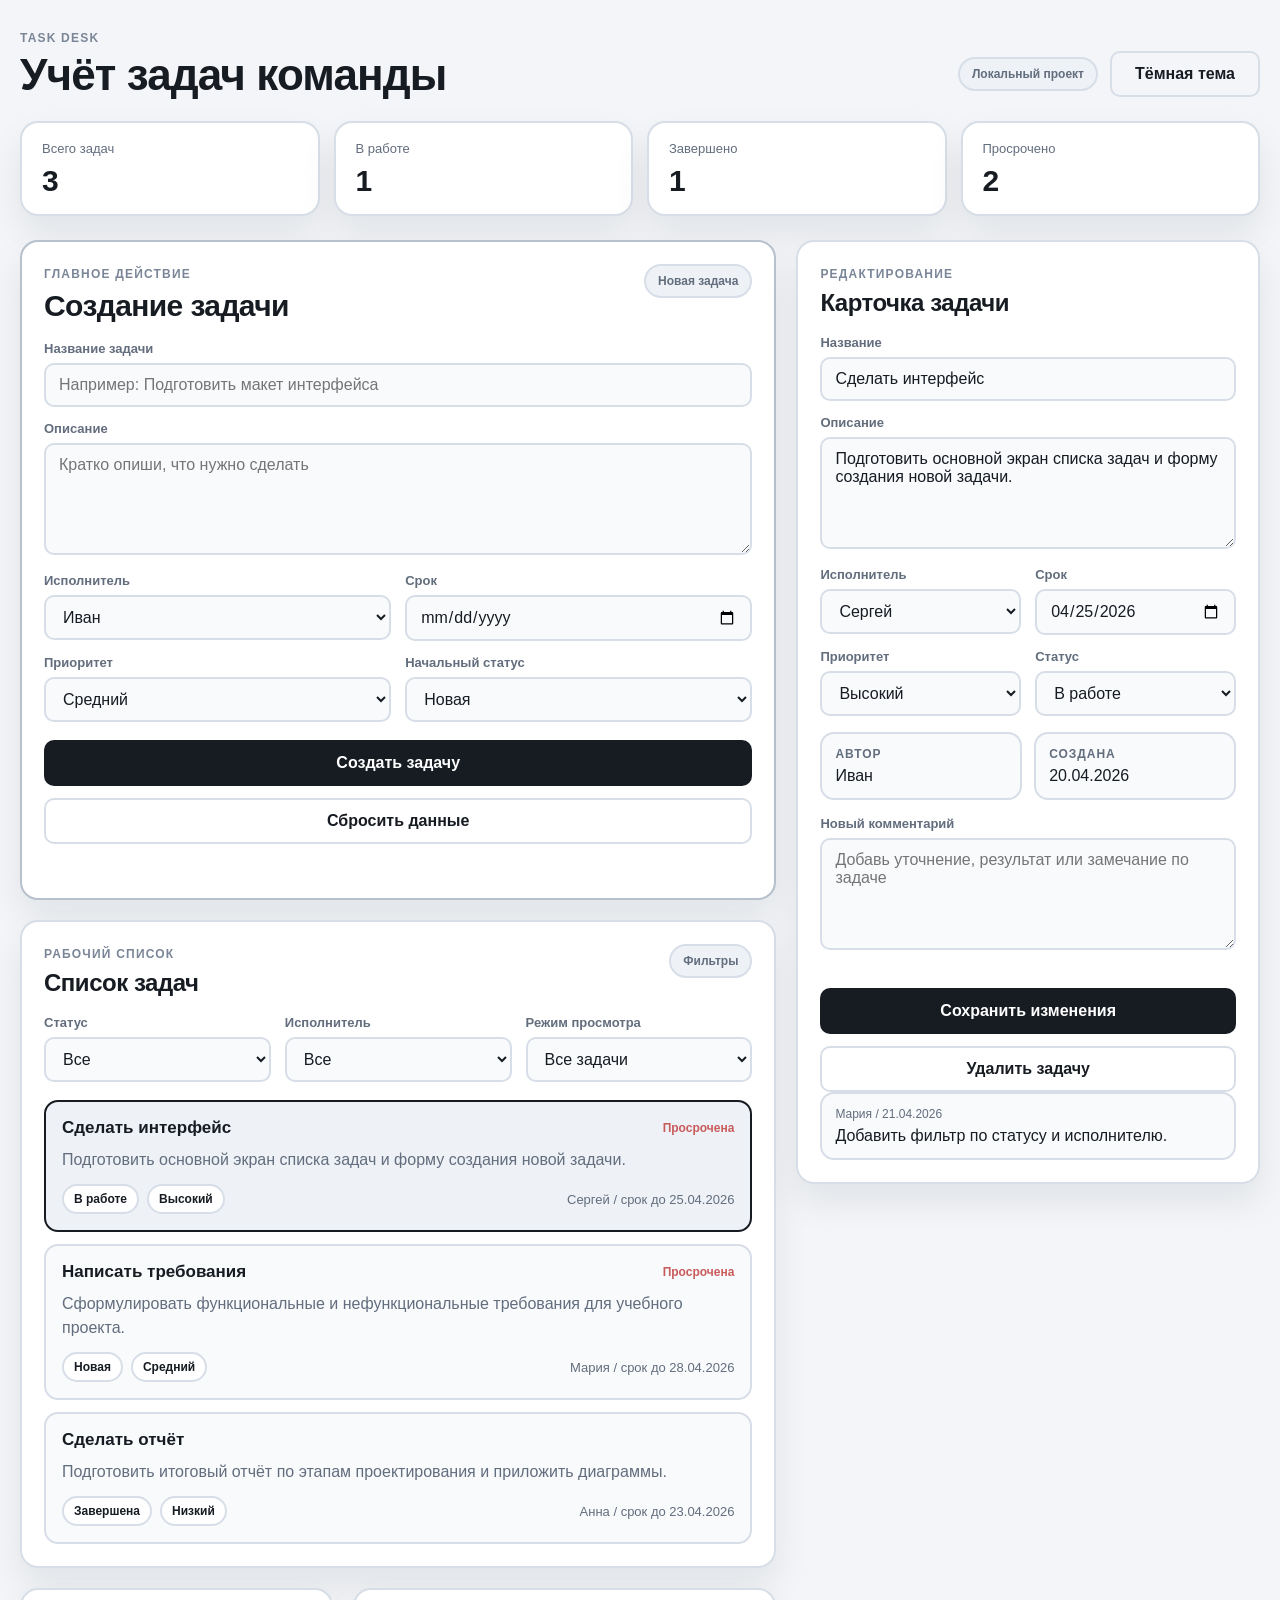
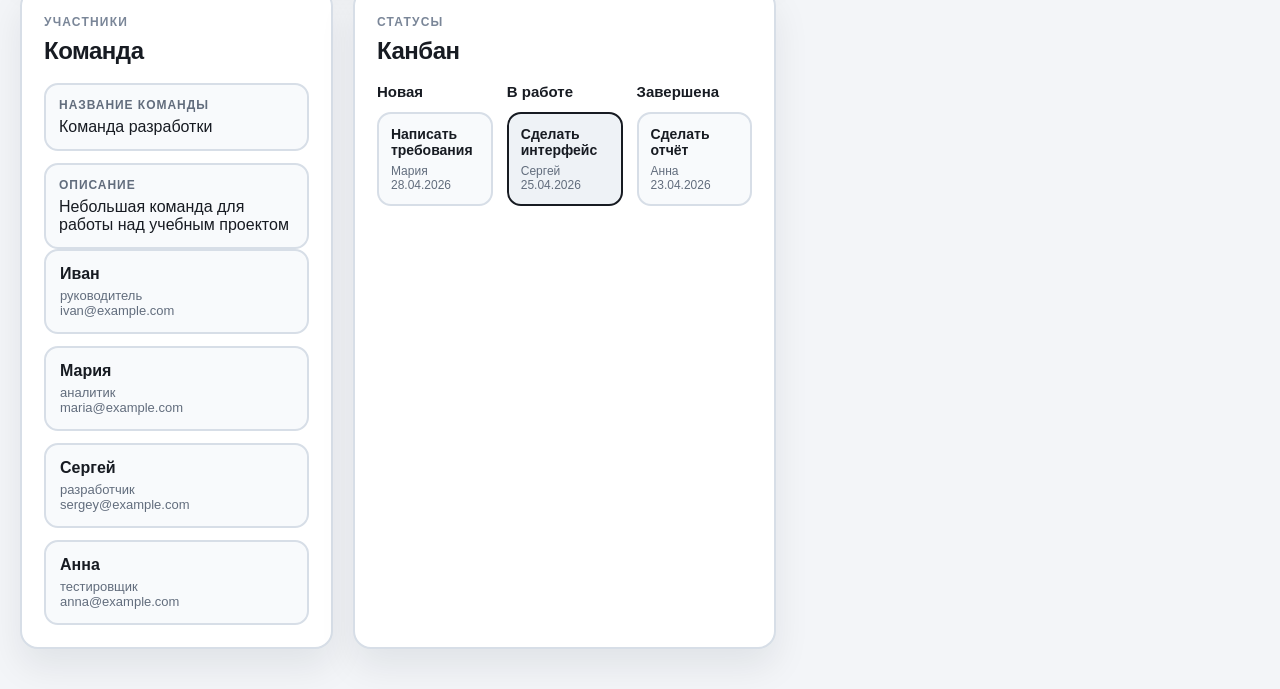
<file: index.html>
<!DOCTYPE html>
<html lang="ru" data-theme="light">
<head>
  <meta charset="UTF-8">
  <meta name="viewport" content="width=device-width, initial-scale=1.0">
  <title>Учёт задач команды</title>
  <link rel="stylesheet" href="styles.css">
</head>
<body>
  <div class="app-shell">
    <!-- Верхняя панель приложения -->
    <header class="topbar">
      <div class="topbar__title">
        <span class="topbar__eyebrow">Task Desk</span>
        <h1>Учёт задач команды</h1>
      </div>

      <div class="topbar__actions">
        <div class="topbar__badge">Локальный проект</div>
        <button type="button" class="button button--ghost theme-toggle" id="theme-toggle" aria-pressed="false">
          Тёмная тема
        </button>
      </div>
    </header>

    <!-- Сводка по задачам -->
    <section class="stats" id="stats"></section>

    <main class="workspace">
      <!-- Основная рабочая зона: создание, список, команда и канбан -->
      <div class="workspace__main">
        <section class="panel panel--primary create-panel">
          <div class="panel__head panel__head--split">
            <div>
              <span class="panel__kicker">Главное действие</span>
              <h2>Создание задачи</h2>
            </div>
            <div class="panel__tag">Новая задача</div>
          </div>

          <form id="task-form" class="create-form">
            <div class="form-grid">
              <div class="form-grid__full">
                <label for="task-title">Название задачи</label>
                <input id="task-title" name="title" type="text" placeholder="Например: Подготовить макет интерфейса" required>
              </div>

              <div class="form-grid__full">
                <label for="task-description">Описание</label>
                <textarea id="task-description" name="description" placeholder="Кратко опиши, что нужно сделать"></textarea>
              </div>

              <div>
                <label for="task-assignee">Исполнитель</label>
                <select id="task-assignee" name="assignee" required></select>
              </div>

              <div>
                <label for="task-deadline">Срок</label>
                <input id="task-deadline" name="deadline" type="date" required>
              </div>

              <div>
                <label for="task-priority">Приоритет</label>
                <select id="task-priority" name="priority" required></select>
              </div>

              <div>
                <label for="task-status">Начальный статус</label>
                <select id="task-status" name="status" required></select>
              </div>
            </div>

            <div class="form-actions">
              <button type="submit" class="button button--primary">Создать задачу</button>
              <button type="button" class="button button--ghost" id="reset-storage">Сбросить данные</button>
            </div>
          </form>

          <div class="status-line" id="form-status"></div>
        </section>

        <!-- Список задач и фильтры -->
        <section class="panel">
          <div class="panel__head panel__head--split">
            <div>
              <span class="panel__kicker">Рабочий список</span>
              <h2>Список задач</h2>
            </div>
            <div class="panel__tag">Фильтры</div>
          </div>

          <div class="filters">
            <div>
              <label for="filter-status">Статус</label>
              <select id="filter-status">
                <option value="Все">Все</option>
                <option value="Новая">Новая</option>
                <option value="В работе">В работе</option>
                <option value="Завершена">Завершена</option>
              </select>
            </div>

            <div>
              <label for="filter-assignee">Исполнитель</label>
              <select id="filter-assignee"></select>
            </div>

            <div>
              <label for="view-mode">Режим просмотра</label>
              <select id="view-mode">
                <option value="all">Все задачи</option>
                <option value="mine">Мои задачи</option>
              </select>
            </div>
          </div>

          <div class="task-list" id="task-list"></div>
        </section>

        <!-- Дополнительные информационные панели -->
        <div class="secondary-grid">
          <section class="panel panel--secondary">
            <div class="panel__head">
              <span class="panel__kicker">Участники</span>
              <h2>Команда</h2>
            </div>
            <div id="team-panel"></div>
          </section>

          <section class="panel panel--secondary">
            <div class="panel__head">
              <span class="panel__kicker">Статусы</span>
              <h2>Канбан</h2>
            </div>
            <div class="kanban-board" id="kanban-board"></div>
          </section>
        </div>
      </div>

      <!-- Боковая панель с карточкой выбранной задачи -->
      <aside class="workspace__side">
        <section class="panel panel--detail detail-panel">
          <div class="panel__head">
            <span class="panel__kicker">Редактирование</span>
            <h2>Карточка задачи</h2>
          </div>
          <div id="task-detail"></div>
        </section>
      </aside>
    </main>
  </div>

  <script src="script.js"></script>
</body>
</html>
</file>
<file: styles.css>
:root {
  --bg: #f3f5f8;
  --surface: #ffffff;
  --surface-2: #f8fafc;
  --surface-3: #eef2f6;
  --border: #d7dee7;
  --border-strong: #b7c1cd;
  --border-width: 2px;
  --text: #171b22;
  --muted: #626d7d;
  --muted-2: #7a8698;
  --primary: #171b22;
  --primary-hover: #2a303a;
  --primary-text: #ffffff;
  --danger: #c95b5b;
  --shadow: 0 18px 36px rgba(17, 24, 39, 0.08);
  --radius-lg: 18px;
  --radius-md: 14px;
  --radius-sm: 10px;
}

/* Theme setup */
html {
  color-scheme: light;
}

html[data-theme="dark"] {
  color-scheme: dark;
  --bg: #101114;
  --surface: #181a1f;
  --surface-2: #1f2228;
  --surface-3: #13151a;
  --border: #313640;
  --border-strong: #4b5260;
  --text: #f3f5f7;
  --muted: #a2acb9;
  --muted-2: #838d9b;
  --primary: #eef1f5;
  --primary-hover: #ffffff;
  --primary-text: #13151a;
  --danger: #e57b7b;
  --shadow: 0 18px 36px rgba(0, 0, 0, 0.22);
}

/* Base layout */
* {
  box-sizing: border-box;
}

body {
  margin: 0;
  min-height: 100vh;
  font-family: "Segoe UI", Tahoma, sans-serif;
  color: var(--text);
  background: var(--bg);
}

.app-shell {
  max-width: 1320px;
  margin: 0 auto;
  padding: 28px 20px 40px;
}

/* Header */
.topbar {
  display: flex;
  justify-content: space-between;
  align-items: flex-end;
  gap: 16px;
  margin-bottom: 24px;
}

.topbar__actions {
  display: flex;
  align-items: center;
  gap: 12px;
  flex-wrap: wrap;
  justify-content: flex-end;
}

.topbar__eyebrow,
.panel__kicker {
  display: inline-block;
  margin-bottom: 8px;
  color: var(--muted-2);
  font-size: 12px;
  font-weight: 700;
  letter-spacing: 0.1em;
  text-transform: uppercase;
}

.topbar h1,
.panel h2 {
  margin: 0;
  letter-spacing: -0.02em;
}

.topbar h1 {
  font-size: clamp(32px, 4vw, 44px);
  line-height: 1;
}

.topbar__badge,
.panel__tag {
  padding: 8px 12px;
  border: var(--border-width) solid var(--border);
  border-radius: 999px;
  background: var(--surface-3);
  color: var(--muted);
  font-size: 12px;
  font-weight: 600;
  white-space: nowrap;
}

.theme-toggle {
  width: auto;
  min-width: 150px;
  white-space: nowrap;
}

/* Dashboard blocks */
.stats {
  display: grid;
  grid-template-columns: repeat(4, minmax(0, 1fr));
  gap: 14px;
  margin-bottom: 24px;
}

.stat-card,
.panel {
  border: var(--border-width) solid var(--border);
  border-radius: var(--radius-lg);
  background: var(--surface);
  box-shadow: var(--shadow);
}

.stat-card {
  padding: 18px 20px;
}

.stat-label {
  display: block;
  margin-bottom: 10px;
  color: var(--muted);
  font-size: 13px;
}

.stat-value {
  font-size: 30px;
  font-weight: 700;
  line-height: 1;
}

.workspace {
  display: grid;
  grid-template-columns: minmax(0, 1.55fr) minmax(360px, 0.95fr);
  gap: 20px;
  align-items: start;
}

.workspace__main,
.workspace__side {
  display: grid;
  gap: 20px;
}

.workspace__side {
  position: sticky;
  top: 18px;
}

.panel {
  padding: 22px;
}

.panel--primary {
  background: var(--surface);
  border-color: var(--border-strong);
}

html[data-theme="dark"] .panel--primary {
  background: var(--surface);
}

.panel--secondary,
.panel--detail {
  background: var(--surface);
}

.panel__head {
  margin-bottom: 18px;
}

.panel__head--split {
  display: flex;
  justify-content: space-between;
  align-items: flex-start;
  gap: 12px;
}

.panel h2 {
  font-size: 24px;
}

.create-panel h2 {
  font-size: 30px;
}

.secondary-grid {
  display: grid;
  grid-template-columns: minmax(280px, 0.85fr) minmax(0, 1.15fr);
  gap: 20px;
}

/* Forms and controls */
.filters,
.form-grid,
.detail-form {
  display: grid;
  gap: 14px;
}

.filters {
  grid-template-columns: repeat(3, minmax(0, 1fr));
  margin-bottom: 18px;
}

.form-grid {
  grid-template-columns: repeat(2, minmax(0, 1fr));
}

.form-grid__full,
.detail-form__full {
  grid-column: 1 / -1;
}

label {
  display: block;
  margin-bottom: 7px;
  color: var(--muted);
  font-size: 13px;
  font-weight: 600;
}

input,
select,
textarea,
button {
  width: 100%;
  border-radius: var(--radius-sm);
  font: inherit;
}

input,
select,
textarea {
  padding: 11px 13px;
  border: var(--border-width) solid var(--border);
  background: var(--surface-2);
  color: var(--text);
  transition: border-color 0.2s ease, background 0.2s ease, box-shadow 0.2s ease;
}

input:hover,
select:hover,
textarea:hover {
  border-color: var(--border-strong);
}

input:focus,
select:focus,
textarea:focus {
  outline: none;
  border-color: var(--text);
  box-shadow: 0 0 0 4px rgba(23, 27, 34, 0.08);
}

html[data-theme="dark"] input:focus,
html[data-theme="dark"] select:focus,
html[data-theme="dark"] textarea:focus {
  box-shadow: 0 0 0 4px rgba(255, 255, 255, 0.08);
}

textarea {
  min-height: 112px;
  resize: vertical;
}

.form-actions {
  display: flex;
  gap: 12px;
  flex-wrap: wrap;
  margin-top: 18px;
}

.button {
  border: var(--border-width) solid transparent;
  padding: 12px 16px;
  cursor: pointer;
  font-weight: 700;
  transition: background 0.2s ease, border-color 0.2s ease, color 0.2s ease, transform 0.2s ease;
}

.button:hover {
  transform: translateY(-1px);
}

.button--primary {
  background: var(--primary);
  color: var(--primary-text);
}

.button--primary:hover {
  background: var(--primary-hover);
}

.button--ghost {
  background: transparent;
  border-color: var(--border);
  color: var(--text);
}

.button--ghost:hover {
  border-color: var(--border-strong);
  background: var(--surface-3);
}

.status-line {
  min-height: 18px;
  margin-top: 14px;
  color: var(--muted);
  font-size: 13px;
}

/* Shared cards and lists */
.task-list,
.member-list,
.detail-grid,
.comment-list,
.kanban-stack {
  display: grid;
  gap: 12px;
}

.task-item,
.member-card,
.detail-row,
.comment-item,
.kanban-card {
  border: var(--border-width) solid var(--border);
  border-radius: var(--radius-md);
  background: var(--surface-2);
}

.task-item {
  padding: 16px;
  cursor: pointer;
  transition: border-color 0.2s ease, background 0.2s ease, transform 0.2s ease;
}

.task-item:hover,
.kanban-card:hover {
  transform: translateY(-1px);
  border-color: var(--border-strong);
}

.task-item.active,
.kanban-card.active {
  border-color: var(--text);
  background: var(--surface-3);
}

.task-head,
.task-meta {
  display: flex;
  justify-content: space-between;
  gap: 12px;
  align-items: center;
}

.task-head {
  margin-bottom: 10px;
}

.task-title {
  margin: 0;
  font-size: 17px;
}

.task-description {
  margin: 0 0 12px;
  color: var(--muted);
  line-height: 1.5;
  white-space: pre-wrap;
}

.task-meta {
  flex-wrap: wrap;
  color: var(--muted);
  font-size: 13px;
}

.badge-row {
  display: flex;
  flex-wrap: wrap;
  gap: 8px;
}

.badge {
  display: inline-flex;
  align-items: center;
  padding: 6px 10px;
  border: var(--border-width) solid var(--border);
  border-radius: 999px;
  background: var(--surface);
  color: var(--text);
  font-size: 12px;
  font-weight: 600;
}

.status-new,
.status-progress,
.status-done,
.priority-high,
.priority-medium,
.priority-low {
  background: var(--surface);
  color: var(--text);
}

.overdue {
  color: var(--danger);
  font-weight: 700;
  font-size: 12px;
}

.empty-state {
  padding: 20px;
  border: var(--border-width) dashed var(--border);
  border-radius: var(--radius-md);
  background: var(--surface-2);
  color: var(--muted);
  text-align: center;
}

/* Team section */
.member-list {
  grid-template-columns: repeat(auto-fit, minmax(150px, 1fr));
}

.member-card {
  padding: 14px;
}

.member-name {
  margin-bottom: 5px;
  font-weight: 700;
}

.member-role,
.member-email {
  color: var(--muted);
  font-size: 13px;
}

/* Kanban board */
.kanban-board {
  display: grid;
  grid-template-columns: repeat(3, minmax(0, 1fr));
  gap: 14px;
}

.kanban-column {
  min-width: 0;
}

.kanban-column h3 {
  margin: 0 0 12px;
  font-size: 15px;
}

.kanban-card {
  padding: 12px;
  cursor: pointer;
  transition: border-color 0.2s ease, background 0.2s ease, transform 0.2s ease;
}

.kanban-card strong,
.kanban-card span {
  display: block;
}

.kanban-card strong {
  margin-bottom: 6px;
  font-size: 14px;
}

.kanban-card span {
  color: var(--muted);
  font-size: 12px;
}

.small {
  padding: 16px;
  font-size: 12px;
}

/* Task details and comments */
.detail-panel {
  background: var(--surface);
}

.detail-form {
  display: grid;
  gap: 16px;
}

.detail-row {
  padding: 13px;
}

.detail-row strong {
  display: block;
  margin-bottom: 6px;
  color: var(--muted);
  font-size: 12px;
  font-weight: 700;
  letter-spacing: 0.08em;
  text-transform: uppercase;
}

.detail-meta-grid {
  display: grid;
  grid-template-columns: repeat(2, minmax(0, 1fr));
  gap: 12px;
}

.comment-item {
  padding: 13px;
}

.comment-meta {
  margin-bottom: 6px;
  color: var(--muted);
  font-size: 12px;
}

.comment-delete {
  width: auto;
  margin-top: 10px;
}

/* Responsive rules */
@media (max-width: 1120px) {
  .workspace {
    grid-template-columns: 1fr;
  }

  .workspace__side {
    position: static;
  }

  .secondary-grid {
    grid-template-columns: 1fr;
  }
}

@media (max-width: 860px) {
  .stats {
    grid-template-columns: repeat(2, minmax(0, 1fr));
  }

  .filters,
  .form-grid,
  .detail-meta-grid {
    grid-template-columns: 1fr;
  }

  .kanban-board {
    grid-template-columns: 1fr;
  }
}

@media (max-width: 560px) {
  .app-shell {
    padding: 22px 14px 32px;
  }

  .topbar {
    flex-direction: column;
    align-items: flex-start;
  }

  .topbar__actions {
    width: 100%;
    justify-content: flex-start;
  }

  .stats {
    grid-template-columns: 1fr;
  }

  .form-actions {
    flex-direction: column;
  }

  .theme-toggle {
    width: 100%;
  }
}
</file>
